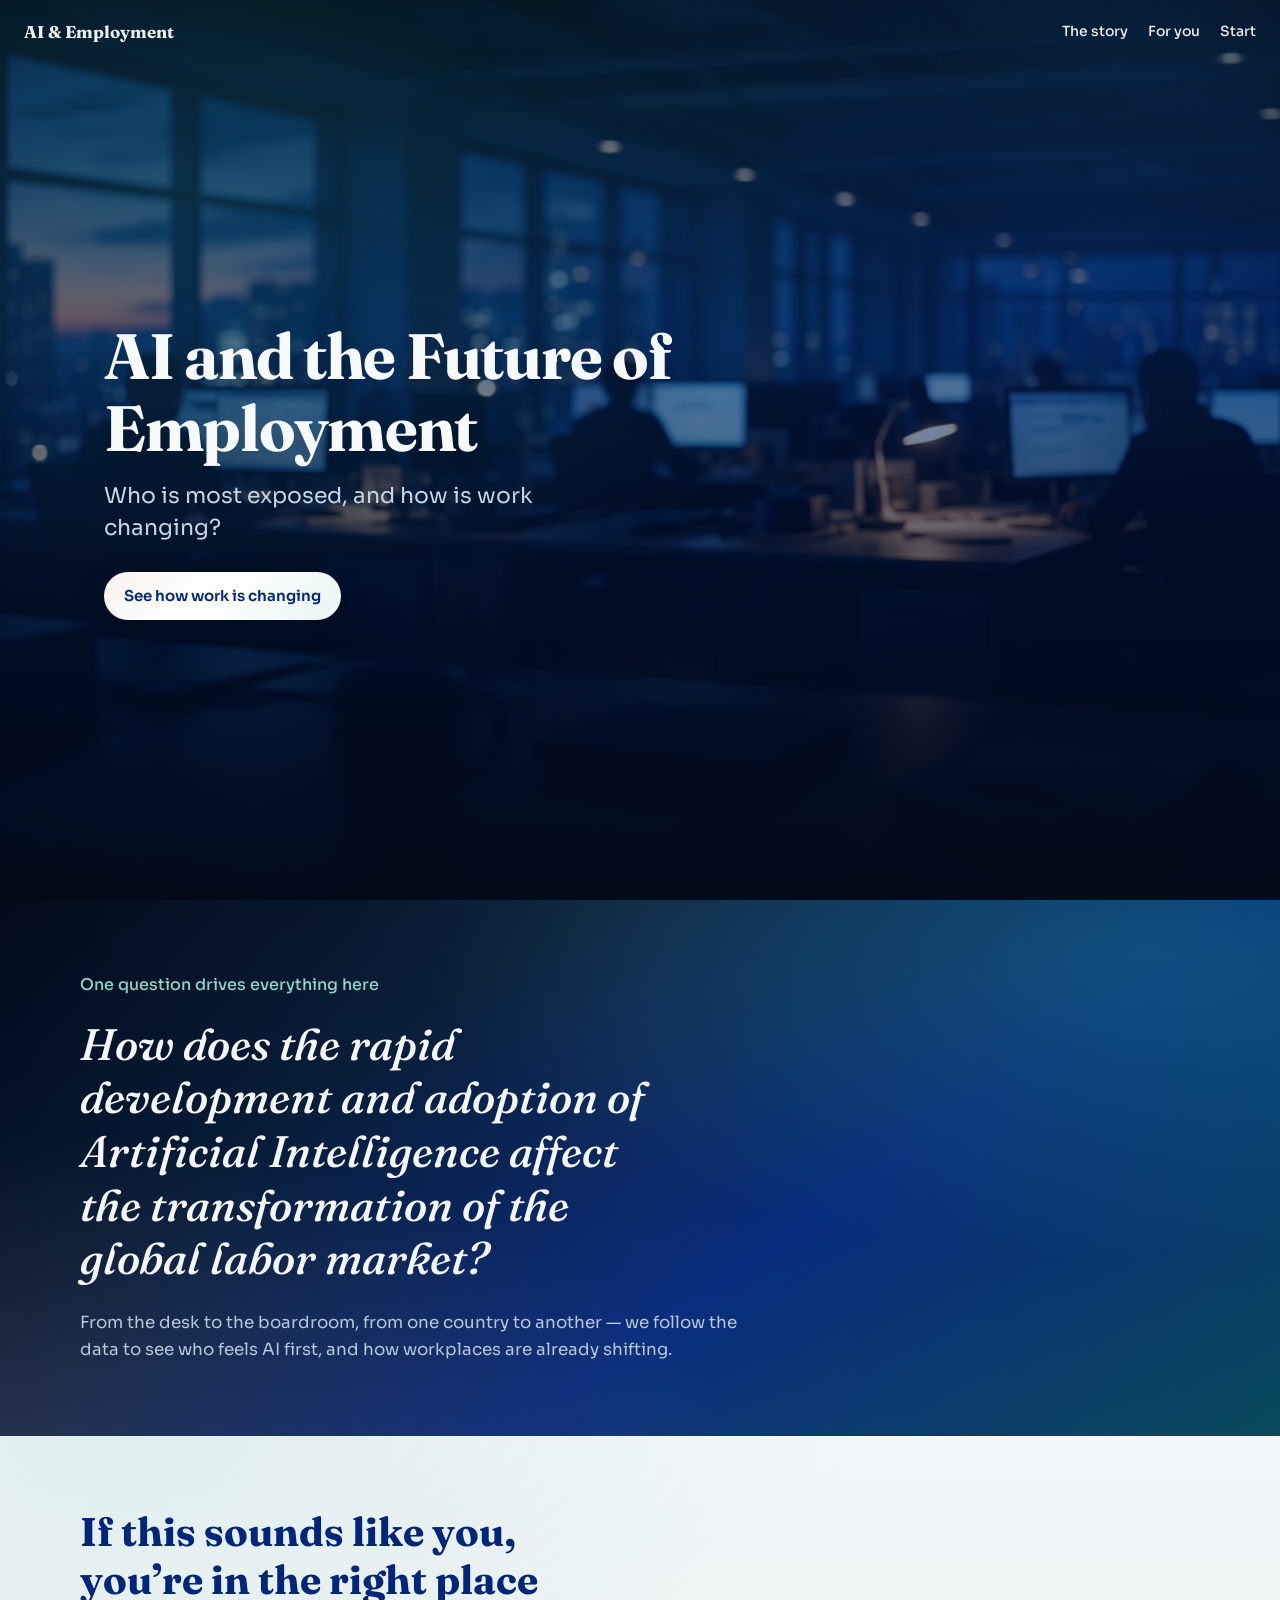
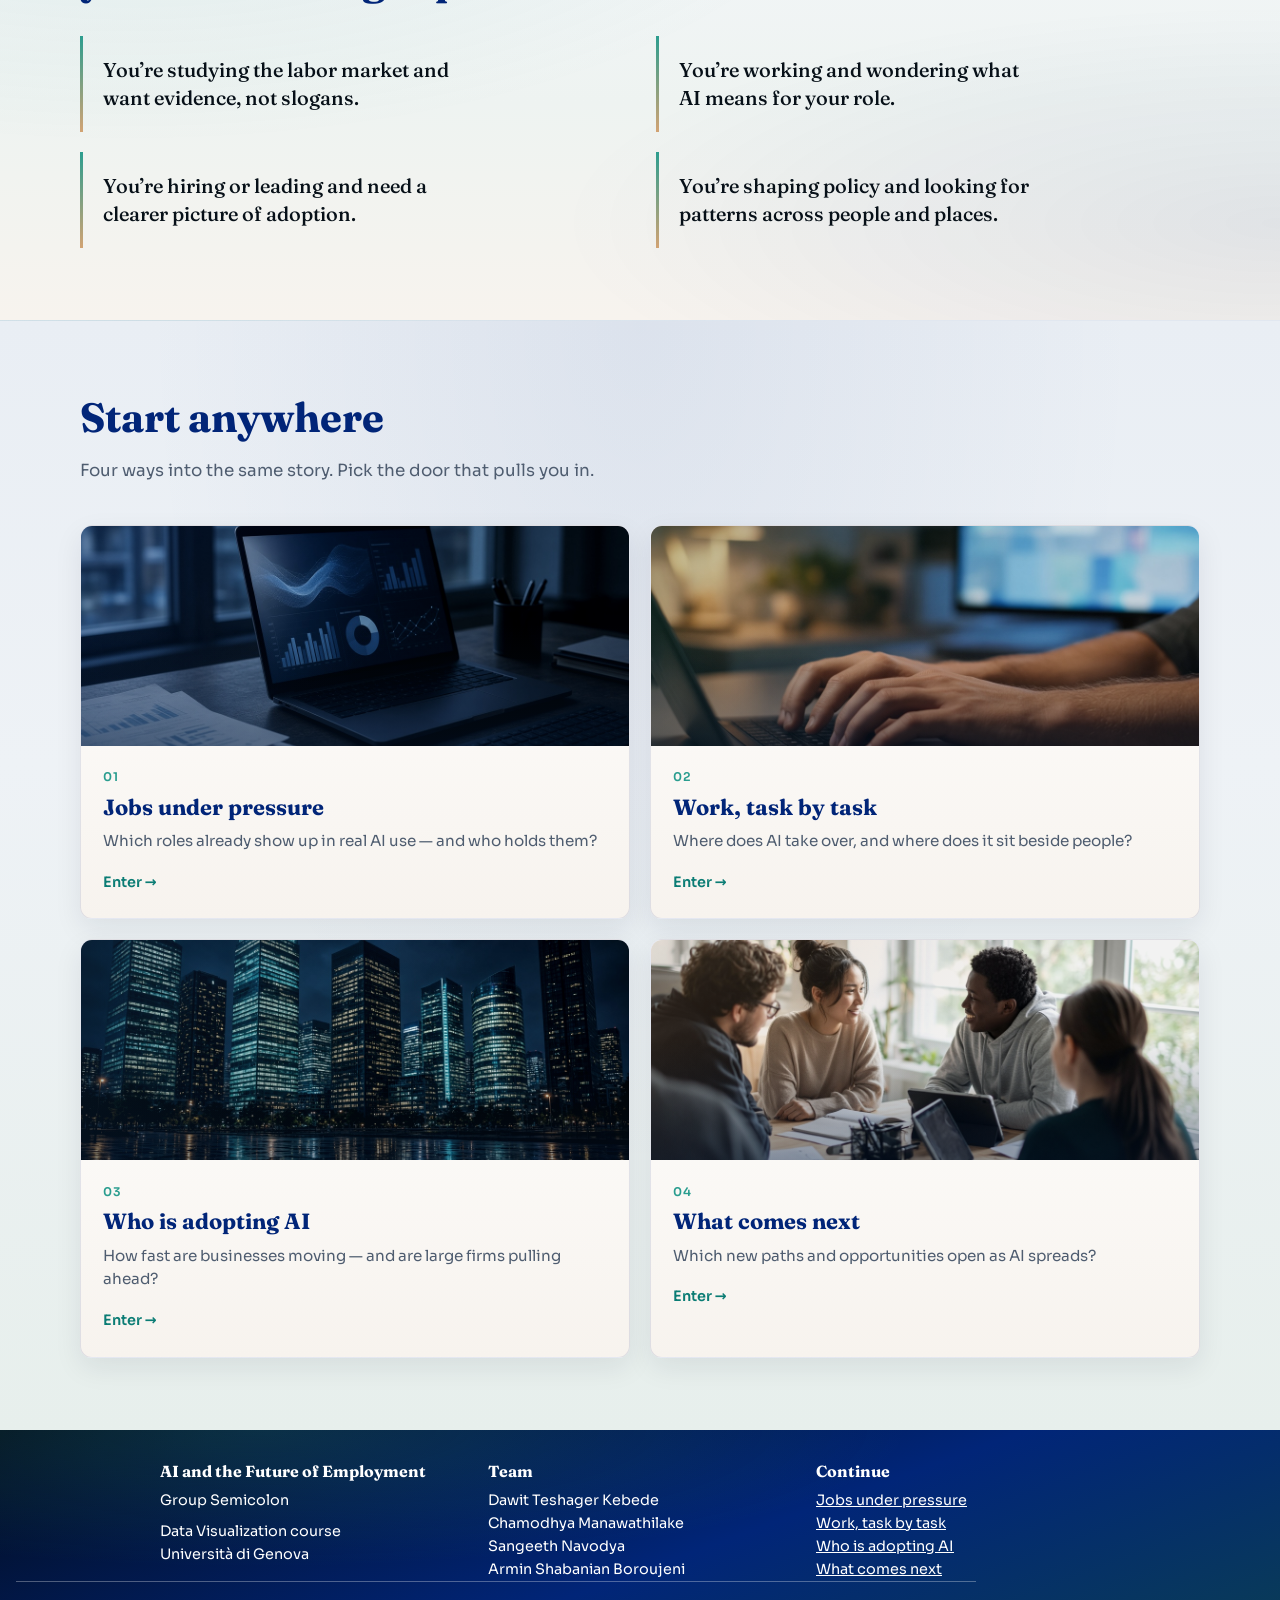
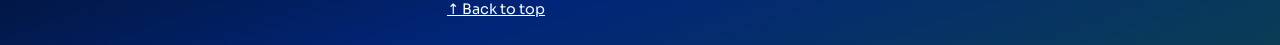
<file: index.html>
<!DOCTYPE html>
<html lang="en">
<head>
  <meta charset="UTF-8">
  <meta name="viewport" content="width=device-width, initial-scale=1.0">
  <title>AI and the Future of Employment</title>
  <link rel="preconnect" href="https://fonts.googleapis.com">
  <link rel="preconnect" href="https://fonts.gstatic.com" crossorigin>
  <link rel="stylesheet" href="https://fonts.googleapis.com/css2?family=Fraunces:opsz,wght@9..144,500;9..144,700&family=Sora:wght@400;500;600&display=swap">
  <link rel="stylesheet" href="css/style.css">
</head>
<body id="top" class="page-home">
  <a class="skip-link" href="#main">Skip to content</a>

  <header class="top-bar top-bar-home" id="top-bar">
    <a class="top-bar-brand" href="index.html">AI &amp; Employment</a>
    <nav class="top-bar-nav" aria-label="Primary">
      <a href="#story">The story</a>
      <a href="#for-you">For you</a>
      <a href="#explore">Start</a>
    </nav>
  </header>

  <main id="main">
    <section class="hero" aria-labelledby="hero-title">
      <div class="hero-media" aria-hidden="true">
        <img src="img/hero-employment.jpg" alt="" width="1600" height="900">
      </div>
      <div class="hero-copy">
        <h1 id="hero-title">AI and the Future of Employment</h1>
        <p class="hero-lead">Who is most exposed, and how is work changing?</p>
        <div class="hero-actions">
          <a class="btn btn-primary" href="#explore">See how work is changing</a>
        </div>
      </div>
    </section>

    <section id="story" class="band band-question">
      <div class="band-inner">
        <p class="story-kicker">One question drives everything here</p>
        <h2 class="story-quote">
          How does the rapid development and adoption of Artificial Intelligence
          affect the transformation of the global labor market?
        </h2>
        <p class="band-note">
          From the desk to the boardroom, from one country to another — we follow
          the data to see who feels AI first, and how workplaces are already shifting.
        </p>
      </div>
    </section>

    <section id="for-you" class="band band-audience">
      <div class="band-inner">
        <h2 class="invite-title">If this sounds like you, you’re in the right place</h2>
        <ul class="invite-grid">
          <li>
            <p class="invite-line">You’re studying the labor market and want evidence, not slogans.</p>
          </li>
          <li>
            <p class="invite-line">You’re working and wondering what AI means for your role.</p>
          </li>
          <li>
            <p class="invite-line">You’re hiring or leading and need a clearer picture of adoption.</p>
          </li>
          <li>
            <p class="invite-line">You’re shaping policy and looking for patterns across people and places.</p>
          </li>
        </ul>
      </div>
    </section>

    <section id="explore" class="band band-explore">
      <div class="band-inner">
        <h2>Start anywhere</h2>
        <p class="band-note">
          Four ways into the same story. Pick the door that pulls you in.
        </p>

        <div class="portal-grid">
          <a class="portal" href="pages/jobs.html">
            <div class="portal-media">
              <img src="img/portal-jobs.jpg" alt="" width="800" height="600">
            </div>
            <div class="portal-body">
              <span class="portal-index">01</span>
              <h3>Jobs under pressure</h3>
              <p>Which roles already show up in real AI use — and who holds them?</p>
              <span class="portal-cta">Enter</span>
            </div>
          </a>

          <a class="portal" href="pages/tasks.html">
            <div class="portal-media">
              <img src="img/portal-tasks.jpg" alt="" width="800" height="600">
            </div>
            <div class="portal-body">
              <span class="portal-index">02</span>
              <h3>Work, task by task</h3>
              <p>Where does AI take over, and where does it sit beside people?</p>
              <span class="portal-cta">Enter</span>
            </div>
          </a>

          <a class="portal" href="pages/adoption.html">
            <div class="portal-media">
              <img src="img/portal-adoption.jpg" alt="" width="800" height="600">
            </div>
            <div class="portal-body">
              <span class="portal-index">03</span>
              <h3>Who is adopting AI</h3>
              <p>How fast are businesses moving — and are large firms pulling ahead?</p>
              <span class="portal-cta">Enter</span>
            </div>
          </a>

          <a class="portal" href="pages/careers.html">
            <div class="portal-media">
              <img src="img/portal-careers.jpg" alt="" width="800" height="600">
            </div>
            <div class="portal-body">
              <span class="portal-index">04</span>
              <h3>What comes next</h3>
              <p>Which new paths and opportunities open as AI spreads?</p>
              <span class="portal-cta">Enter</span>
            </div>
          </a>
        </div>
      </div>
    </section>
  </main>

  <footer class="site-footer">
    <div class="footer-grid">
      <div>
        <h2>AI and the Future of Employment</h2>
        <p>Group Semicolon</p>
        <p>Data Visualization course<br>Università di Genova</p>
      </div>
      <div>
        <h2>Team</h2>
        <ul>
          <li>Dawit Teshager Kebede</li>
          <li>Chamodhya Manawathilake</li>
          <li>Sangeeth Navodya</li>
          <li>Armin Shabanian Boroujeni</li>
        </ul>
      </div>
      <div>
        <h2>Continue</h2>
        <ul>
          <li><a href="pages/jobs.html">Jobs under pressure</a></li>
          <li><a href="pages/tasks.html">Work, task by task</a></li>
          <li><a href="pages/adoption.html">Who is adopting AI</a></li>
          <li><a href="pages/careers.html">What comes next</a></li>
        </ul>
      </div>
    </div>
    <p class="footer-bottom"><a href="#top">↑ Back to top</a></p>
  </footer>

  <script>
    const topBar = document.getElementById("top-bar");
    const onScroll = () => {
      topBar.classList.toggle("is-scrolled", window.scrollY > 48);
    };
    onScroll();
    window.addEventListener("scroll", onScroll, { passive: true });
  </script>
</body>
</html>
</file>
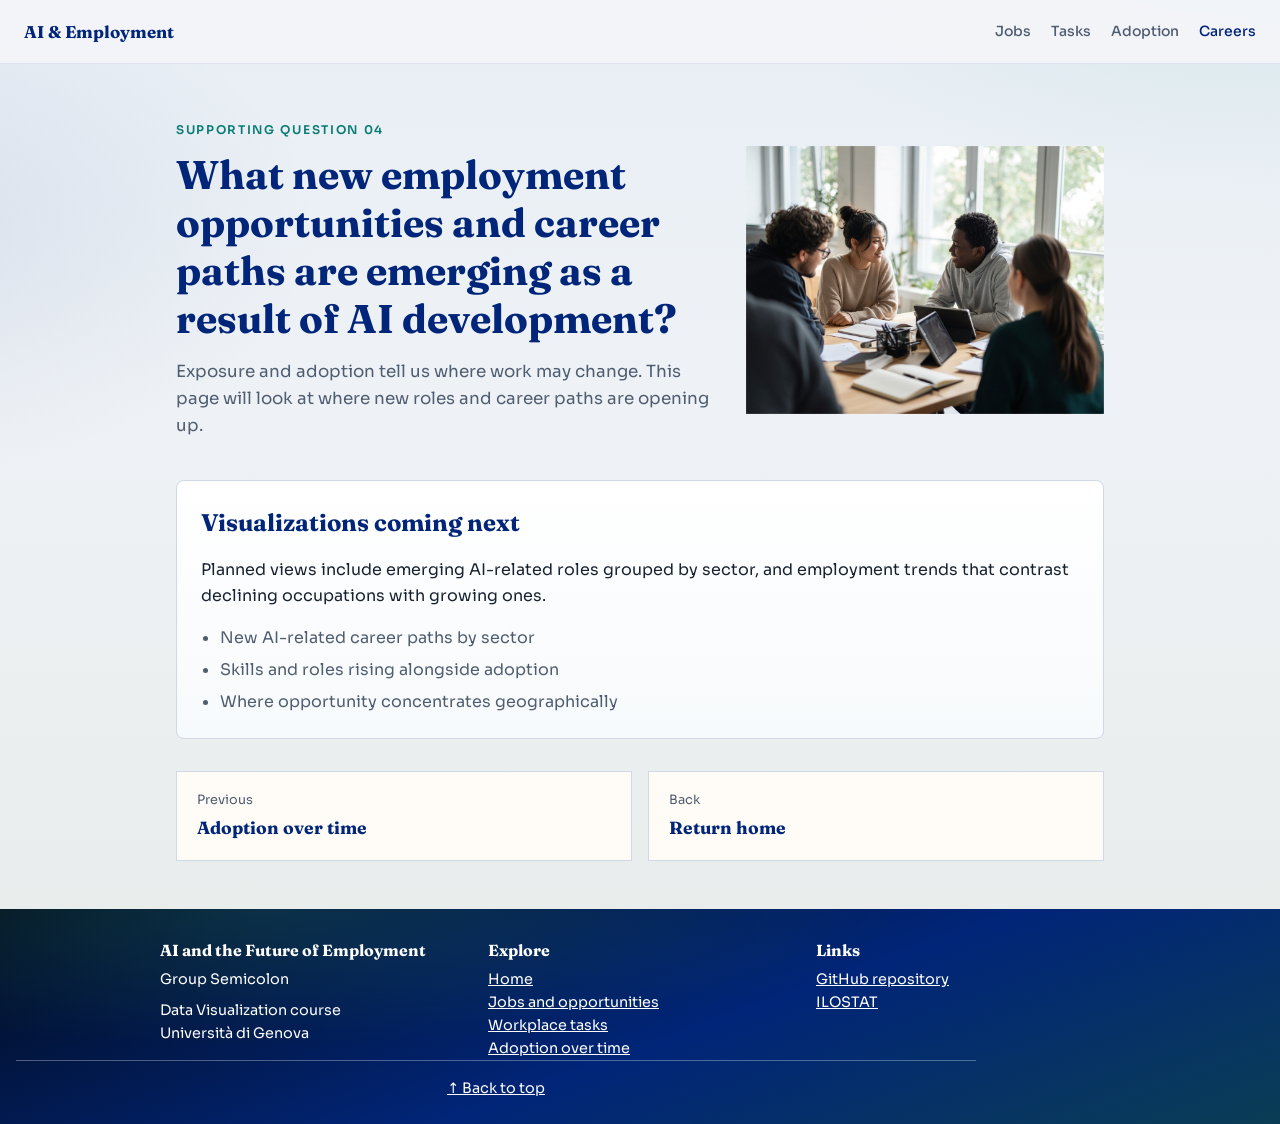
<file: pages/careers.html>
<!DOCTYPE html>
<html lang="en">
<head>
  <meta charset="UTF-8">
  <meta name="viewport" content="width=device-width, initial-scale=1.0">
  <title>Emerging careers · AI and the Future of Employment</title>
  <link rel="preconnect" href="https://fonts.googleapis.com">
  <link rel="preconnect" href="https://fonts.gstatic.com" crossorigin>
  <link rel="stylesheet" href="https://fonts.googleapis.com/css2?family=Fraunces:opsz,wght@9..144,500;9..144,700&family=Sora:wght@400;500;600&display=swap">
  <link rel="stylesheet" href="../css/style.css">
</head>
<body id="top" class="page-inner">
  <a class="skip-link" href="#main">Skip to content</a>

  <header class="top-bar">
    <a class="top-bar-brand" href="../index.html">AI &amp; Employment</a>
    <nav class="top-bar-nav" aria-label="Primary">
      <a href="jobs.html">Jobs</a>
      <a href="tasks.html">Tasks</a>
      <a href="adoption.html">Adoption</a>
      <a class="is-active" href="careers.html">Careers</a>
    </nav>
  </header>

  <main id="main">
    <header class="page-hero page-hero-split">
      <div>
        <p class="eyebrow">Supporting question 04</p>
        <h1>What new employment opportunities and career paths are emerging as a result of AI development?</h1>
        <p class="page-hero-lead">
          Exposure and adoption tell us where work may change. This page will look at where
          new roles and career paths are opening up.
        </p>
      </div>
      <figure class="page-hero-figure">
        <img src="../img/portal-careers.jpg" alt="People collaborating around a workshop table" width="800" height="600">
      </figure>
    </header>

    <section class="content-panel upcoming">
      <h2>Visualizations coming next</h2>
      <p>
        Planned views include emerging AI-related roles grouped by sector, and employment
        trends that contrast declining occupations with growing ones.
      </p>
      <ul class="upcoming-list">
        <li>New AI-related career paths by sector</li>
        <li>Skills and roles rising alongside adoption</li>
        <li>Where opportunity concentrates geographically</li>
      </ul>
    </section>

    <nav class="page-turn" aria-label="Continue exploring">
      <a class="page-turn-prev" href="adoption.html">
        <span>Previous</span>
        <strong>Adoption over time</strong>
      </a>
      <a href="../index.html">
        <span>Back</span>
        <strong>Return home</strong>
      </a>
    </nav>
  </main>

  <footer class="site-footer">
    <div class="footer-grid">
      <div>
        <h2>AI and the Future of Employment</h2>
        <p>Group Semicolon</p>
        <p>Data Visualization course<br>Università di Genova</p>
      </div>
      <div>
        <h2>Explore</h2>
        <ul>
          <li><a href="../index.html">Home</a></li>
          <li><a href="jobs.html">Jobs and opportunities</a></li>
          <li><a href="tasks.html">Workplace tasks</a></li>
          <li><a href="adoption.html">Adoption over time</a></li>
        </ul>
      </div>
      <div>
        <h2>Links</h2>
        <ul>
          <li><a href="https://github.com/DavG20/DV-website">GitHub repository</a></li>
          <li><a href="https://ilostat.ilo.org/data/">ILOSTAT</a></li>
        </ul>
      </div>
    </div>
    <p class="footer-bottom"><a href="#top">↑ Back to top</a></p>
  </footer>
</body>
</html>
</file>
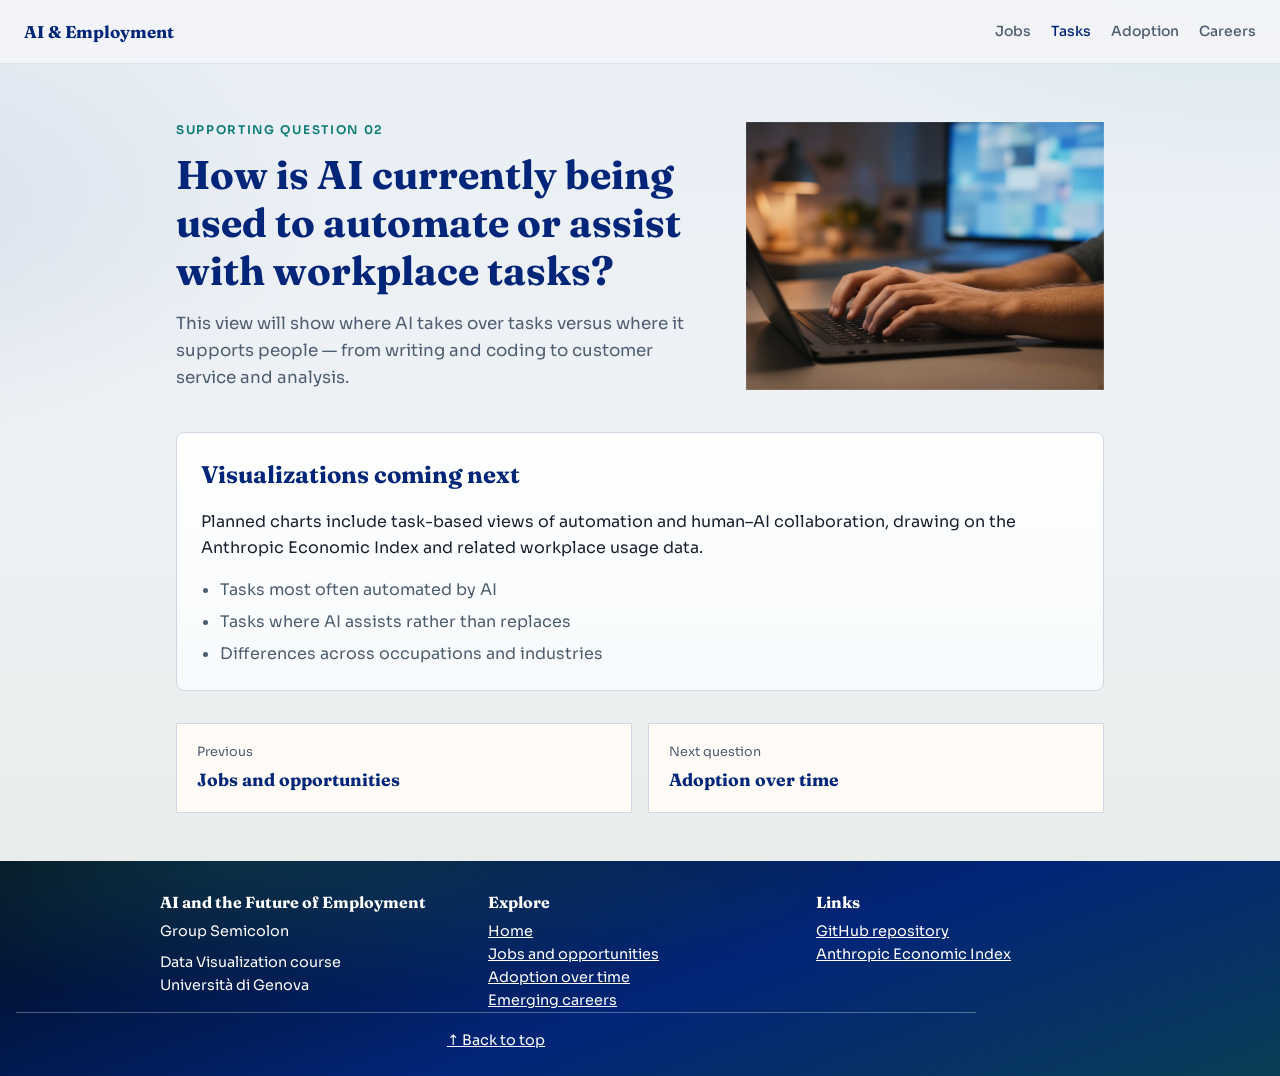
<file: pages/tasks.html>
<!DOCTYPE html>
<html lang="en">
<head>
  <meta charset="UTF-8">
  <meta name="viewport" content="width=device-width, initial-scale=1.0">
  <title>Workplace tasks · AI and the Future of Employment</title>
  <link rel="preconnect" href="https://fonts.googleapis.com">
  <link rel="preconnect" href="https://fonts.gstatic.com" crossorigin>
  <link rel="stylesheet" href="https://fonts.googleapis.com/css2?family=Fraunces:opsz,wght@9..144,500;9..144,700&family=Sora:wght@400;500;600&display=swap">
  <link rel="stylesheet" href="../css/style.css">
</head>
<body id="top" class="page-inner">
  <a class="skip-link" href="#main">Skip to content</a>

  <header class="top-bar">
    <a class="top-bar-brand" href="../index.html">AI &amp; Employment</a>
    <nav class="top-bar-nav" aria-label="Primary">
      <a href="jobs.html">Jobs</a>
      <a class="is-active" href="tasks.html">Tasks</a>
      <a href="adoption.html">Adoption</a>
      <a href="careers.html">Careers</a>
    </nav>
  </header>

  <main id="main">
    <header class="page-hero page-hero-split">
      <div>
        <p class="eyebrow">Supporting question 02</p>
        <h1>How is AI currently being used to automate or assist with workplace tasks?</h1>
        <p class="page-hero-lead">
          This view will show where AI takes over tasks versus where it supports people —
          from writing and coding to customer service and analysis.
        </p>
      </div>
      <figure class="page-hero-figure">
        <img src="../img/portal-tasks.jpg" alt="Hands typing at a desk with a laptop and second screen" width="800" height="600">
      </figure>
    </header>

    <section class="content-panel upcoming">
      <h2>Visualizations coming next</h2>
      <p>
        Planned charts include task-based views of automation and human–AI collaboration,
        drawing on the Anthropic Economic Index and related workplace usage data.
      </p>
      <ul class="upcoming-list">
        <li>Tasks most often automated by AI</li>
        <li>Tasks where AI assists rather than replaces</li>
        <li>Differences across occupations and industries</li>
      </ul>
    </section>

    <nav class="page-turn" aria-label="Continue exploring">
      <a class="page-turn-prev" href="jobs.html">
        <span>Previous</span>
        <strong>Jobs and opportunities</strong>
      </a>
      <a href="adoption.html">
        <span>Next question</span>
        <strong>Adoption over time</strong>
      </a>
    </nav>
  </main>

  <footer class="site-footer">
    <div class="footer-grid">
      <div>
        <h2>AI and the Future of Employment</h2>
        <p>Group Semicolon</p>
        <p>Data Visualization course<br>Università di Genova</p>
      </div>
      <div>
        <h2>Explore</h2>
        <ul>
          <li><a href="../index.html">Home</a></li>
          <li><a href="jobs.html">Jobs and opportunities</a></li>
          <li><a href="adoption.html">Adoption over time</a></li>
          <li><a href="careers.html">Emerging careers</a></li>
        </ul>
      </div>
      <div>
        <h2>Links</h2>
        <ul>
          <li><a href="https://github.com/DavG20/DV-website">GitHub repository</a></li>
          <li><a href="https://huggingface.co/datasets/Anthropic/EconomicIndex">Anthropic Economic Index</a></li>
        </ul>
      </div>
    </div>
    <p class="footer-bottom"><a href="#top">↑ Back to top</a></p>
  </footer>
</body>
</html>
</file>
<file: css/style.css>
:root {
  --unige-blue: #012578;
  --ink: #071018;
  --text: #182230;
  --text-secondary: #4f5d70;
  --surface: #fffcf8;
  --page: #eef2f6;
  --border: #cfd8e4;
  --grid: #e7e7e7;
  --axis: #c2c2c2;
  --sand: #e8edf5;
  --accent: #0a7c74;
  --accent-soft: #d4f0ec;
  --accent-warm: #d4a373;
  --night: #020b1a;
  --indigo-deep: #041833;
  --steel: #1a4f7a;
  --seafoam: #2a9d8f;
  --mist: #dbe7f0;
  --cream: #f7f3ee;

  /* Ordinal blue ramp: AI exposure levels and enterprise sizes */
  --blue-100: #cce3fd;
  --blue-200: #9dc8f7;
  --blue-250: #84b9f3;
  --blue-300: #6aabf1;
  --blue-400: #338ced;
  --blue-450: #257de0;
  --blue-500: #2370cd;
  --blue-600: #1757ac;
  --blue-700: #0e3d7e;
  --not-exposed: #d6d6d6;
  --missing: #f0f0f0;

  --font-display: "Fraunces", Georgia, serif;
  --font-body: "Sora", system-ui, sans-serif;
  --ease: cubic-bezier(0.22, 1, 0.36, 1);
  --grade-hero: contrast(1.08) saturate(0.92) brightness(0.88);
  --grade-portal: contrast(1.05) saturate(0.85) brightness(0.95);
}

/* ---------- Base ---------- */

*,
*::before,
*::after {
  box-sizing: border-box;
}

html {
  scroll-behavior: smooth;
}

body {
  margin: 0;
  font-family: var(--font-body);
  color: var(--text);
  background:
    radial-gradient(ellipse 80% 50% at 100% -10%, rgba(42, 157, 143, 0.12), transparent 55%),
    radial-gradient(ellipse 70% 45% at -10% 20%, rgba(1, 37, 120, 0.08), transparent 50%),
    linear-gradient(180deg, #e8eef5 0%, var(--page) 35%, #e6ebe8 100%);
  line-height: 1.6;
}

.page-home {
  background:
    radial-gradient(ellipse 90% 40% at 80% 0%, rgba(42, 157, 143, 0.14), transparent 50%),
    linear-gradient(180deg, #061022 0%, #061022 100vh, #e8eef5 100vh, #eef2f6 55%, #e9efe9 100%);
}

h1, h2, h3, h4 {
  font-family: var(--font-display);
  line-height: 1.2;
  font-weight: 700;
  color: var(--ink);
}

img {
  max-width: 100%;
  display: block;
}

a {
  color: var(--unige-blue);
}

.skip-link {
  position: absolute;
  left: 1rem;
  top: -3rem;
  z-index: 100;
  background: #fff;
  color: var(--ink);
  padding: 0.5rem 0.75rem;
  border-radius: 4px;
}

.skip-link:focus {
  top: 1rem;
}

.eyebrow {
  margin: 0 0 0.75rem;
  font-size: 0.75rem;
  font-weight: 600;
  letter-spacing: 0.14em;
  text-transform: uppercase;
  color: var(--accent);
}

/* ---------- Top bar ---------- */

.top-bar {
  position: sticky;
  top: 0;
  z-index: 40;
  display: flex;
  align-items: center;
  justify-content: space-between;
  gap: 1rem;
  min-height: 64px;
  padding: 0.85rem 1.5rem;
  background: rgba(243, 245, 249, 0.92);
  backdrop-filter: blur(10px);
  border-bottom: 1px solid rgba(1, 37, 120, 0.08);
}

.top-bar-brand {
  font-family: var(--font-display);
  font-weight: 700;
  font-size: 1.0625rem;
  color: var(--unige-blue);
  text-decoration: none;
}

.top-bar-nav {
  display: flex;
  flex-wrap: wrap;
  gap: 0.35rem 1.25rem;
}

.top-bar-nav a {
  color: var(--text-secondary);
  text-decoration: none;
  font-size: 0.875rem;
  font-weight: 500;
}

.top-bar-nav a:hover,
.top-bar-nav a.is-active {
  color: var(--unige-blue);
}

/* Home: overlay nav on hero, then solid bar after scroll */
.page-home .top-bar-home {
  position: absolute;
  left: 0;
  right: 0;
  background: transparent;
  border-bottom-color: transparent;
  backdrop-filter: none;
  transition: background 0.25s ease, border-color 0.25s ease, box-shadow 0.25s ease;
}

.page-home .top-bar-home .top-bar-brand,
.page-home .top-bar-home .top-bar-nav a {
  color: rgba(255, 255, 255, 0.92);
}

.page-home .top-bar-home .top-bar-nav a:hover {
  color: #fff;
}

.page-home .top-bar-home.is-scrolled {
  position: fixed;
  background: rgba(243, 245, 249, 0.94);
  border-bottom-color: rgba(1, 37, 120, 0.08);
  backdrop-filter: blur(10px);
  box-shadow: 0 8px 24px rgba(1, 37, 120, 0.06);
}

.page-home .top-bar-home.is-scrolled .top-bar-brand {
  color: var(--unige-blue);
}

.page-home .top-bar-home.is-scrolled .top-bar-nav a {
  color: var(--text-secondary);
}

.page-home .top-bar-home.is-scrolled .top-bar-nav a:hover {
  color: var(--unige-blue);
}

/* ---------- Home hero ---------- */

.hero {
  position: relative;
  min-height: 100vh;
  min-height: 100dvh;
  display: grid;
  align-items: center;
  color: #fff;
  overflow: hidden;
}

.hero-media {
  position: absolute;
  inset: 0;
}

.hero-media img {
  width: 100%;
  height: 100%;
  object-fit: cover;
  transform: scale(1.04);
  filter: var(--grade-hero);
  animation: hero-zoom 18s var(--ease) forwards;
}

.hero-media::before {
  content: "";
  position: absolute;
  inset: 0;
  z-index: 1;
  background:
    linear-gradient(115deg, rgba(2, 11, 26, 0.55) 0%, transparent 48%),
    radial-gradient(ellipse at 78% 72%, rgba(212, 163, 115, 0.18), transparent 42%);
  mix-blend-mode: soft-light;
  pointer-events: none;
}

.hero-media::after {
  content: "";
  position: absolute;
  inset: 0;
  z-index: 2;
  background:
    linear-gradient(180deg, rgba(4, 24, 51, 0.45) 0%, rgba(1, 37, 120, 0.35) 38%, rgba(2, 11, 26, 0.94) 100%),
    radial-gradient(ellipse at 16% 22%, rgba(42, 157, 143, 0.35), transparent 48%),
    radial-gradient(ellipse at 88% 8%, rgba(26, 79, 122, 0.45), transparent 40%);
  pointer-events: none;
}

.hero-copy {
  position: relative;
  z-index: 3;
  width: min(1120px, 100%);
  margin: 0 auto;
  padding: 7rem 1.5rem 4.5rem;
  animation: rise-in 0.9s var(--ease) both;
}

.hero-copy h1 {
  margin: 0 0 1rem;
  color: #f7fafc;
  font-size: clamp(2.375rem, 5.5vw, 4rem);
  line-height: 1.12;
  letter-spacing: -0.02em;
  max-width: 14ch;
  text-shadow: 0 12px 40px rgba(2, 11, 26, 0.35);
}

.hero-lead {
  margin: 0 0 1.75rem;
  font-size: clamp(1.125rem, 2vw, 1.375rem);
  line-height: 1.45;
  max-width: 28ch;
  color: #c5d6e4;
}

.hero-actions {
  display: flex;
  flex-wrap: wrap;
  gap: 0.75rem;
}

.btn {
  display: inline-flex;
  align-items: center;
  justify-content: center;
  min-height: 48px;
  padding: 0.75rem 1.25rem;
  border-radius: 999px;
  font-weight: 600;
  font-size: 0.9375rem;
  text-decoration: none;
  transition: transform 0.25s var(--ease), background 0.25s ease, color 0.25s ease;
}

.btn:hover {
  transform: translateY(-2px);
}

.btn-primary {
  background: linear-gradient(135deg, #f8f4ef 0%, #ffffff 45%, #e8f6f3 100%);
  color: var(--unige-blue);
  box-shadow: 0 10px 28px rgba(2, 11, 26, 0.28);
}

.btn-primary:hover {
  background: linear-gradient(135deg, #fff 0%, #eef8f5 100%);
}

.btn-ghost {
  background: transparent;
  color: #fff;
  border: 1px solid rgba(255, 255, 255, 0.55);
}

.btn-ghost:hover {
  background: rgba(255, 255, 255, 0.1);
}

/* ---------- Home bands ---------- */

.band {
  padding: 4.5rem 1.5rem;
}

.band-inner {
  width: min(1120px, 100%);
  margin: 0 auto;
}

.band-note {
  margin: 1rem 0 0;
  max-width: 42rem;
  color: var(--text-secondary);
  font-size: 1.05rem;
  line-height: 1.6;
}

.band-question {
  position: relative;
  overflow: hidden;
  background:
    radial-gradient(ellipse at 90% 10%, rgba(42, 157, 143, 0.35), transparent 45%),
    radial-gradient(ellipse at 0% 100%, rgba(212, 163, 115, 0.16), transparent 40%),
    linear-gradient(145deg, #020b1a 0%, #041833 28%, #012578 62%, #0a4a5c 100%);
  color: #fff;
}

.band-question::before {
  content: "";
  position: absolute;
  inset: 0;
  background:
    linear-gradient(90deg, transparent 0%, rgba(255, 255, 255, 0.04) 50%, transparent 100%);
  pointer-events: none;
}

.band-question .band-inner {
  position: relative;
  z-index: 1;
}

.story-kicker {
  margin: 0 0 1.25rem;
  font-size: 1rem;
  font-weight: 500;
  color: #8fd4c8;
  max-width: 28ch;
}

.story-quote {
  margin: 0;
  color: #f4f8fb;
  font-size: clamp(1.85rem, 3.8vw, 2.75rem);
  line-height: 1.22;
  max-width: 20ch;
  font-weight: 500;
  font-style: italic;
}

.band-question .band-note {
  color: #b7c9d8;
  margin-top: 1.5rem;
}

.band-audience {
  position: relative;
  background:
    radial-gradient(ellipse at 10% 0%, rgba(42, 157, 143, 0.1), transparent 45%),
    radial-gradient(ellipse at 100% 80%, rgba(1, 37, 120, 0.08), transparent 40%),
    linear-gradient(180deg, #f4f7fb 0%, #eef3f1 55%, #f7f3ee 100%);
  border-bottom: 1px solid rgba(1, 37, 120, 0.08);
}

.invite-title {
  margin: 0 0 2rem;
  font-size: clamp(1.75rem, 3.2vw, 2.5rem);
  color: var(--unige-blue);
  max-width: 18ch;
}

.invite-grid {
  list-style: none;
  margin: 0;
  padding: 0;
  display: grid;
  grid-template-columns: repeat(2, minmax(0, 1fr));
  gap: 1.25rem 2rem;
}

.invite-grid li {
  position: relative;
  padding: 1.25rem 0 1.25rem 1.25rem;
  border-left: 3px solid transparent;
  border-image: linear-gradient(180deg, var(--seafoam), var(--accent-warm)) 1;
}

.invite-line {
  margin: 0;
  font-family: var(--font-display);
  font-size: clamp(1.05rem, 1.6vw, 1.25rem);
  line-height: 1.4;
  font-weight: 500;
  color: var(--ink);
  max-width: 28ch;
}

.band-explore {
  position: relative;
  background:
    radial-gradient(ellipse at 50% 0%, rgba(1, 37, 120, 0.06), transparent 55%),
    linear-gradient(180deg, #e9eef4 0%, #eef2f6 40%, #e7efec 100%);
}

.band-explore h2 {
  margin: 0;
  font-size: clamp(1.9rem, 3.2vw, 2.6rem);
  color: var(--unige-blue);
}

.portal-grid {
  margin-top: 2.5rem;
  display: grid;
  grid-template-columns: repeat(2, minmax(0, 1fr));
  gap: 1.25rem;
}

.portal {
  position: relative;
  display: grid;
  grid-template-rows: 220px auto;
  text-decoration: none;
  color: inherit;
  background: linear-gradient(180deg, #ffffff 0%, var(--cream) 100%);
  overflow: hidden;
  border-radius: 12px;
  border: 1px solid rgba(1, 37, 120, 0.1);
  box-shadow: 0 10px 28px rgba(4, 24, 51, 0.08);
  transition: transform 0.35s var(--ease), box-shadow 0.35s var(--ease);
  animation: rise-in 0.8s var(--ease) both;
}

.portal:nth-child(1) { animation-delay: 0.05s; }
.portal:nth-child(2) { animation-delay: 0.12s; }
.portal:nth-child(3) { animation-delay: 0.19s; }
.portal:nth-child(4) { animation-delay: 0.26s; }

.portal:hover {
  transform: translateY(-6px);
  box-shadow: 0 20px 44px rgba(4, 24, 51, 0.16);
}

.portal-media {
  position: relative;
  overflow: hidden;
  min-height: 220px;
}

.portal-media::after {
  content: "";
  position: absolute;
  inset: 0;
  background: linear-gradient(180deg, transparent 40%, rgba(4, 24, 51, 0.35) 100%);
  pointer-events: none;
}

.portal:nth-child(1) .portal-media::after {
  background:
    linear-gradient(180deg, transparent 45%, rgba(4, 24, 51, 0.4) 100%),
    linear-gradient(135deg, rgba(1, 37, 120, 0.2), transparent 55%);
}

.portal:nth-child(2) .portal-media::after {
  background:
    linear-gradient(180deg, transparent 45%, rgba(4, 24, 51, 0.4) 100%),
    linear-gradient(135deg, rgba(42, 157, 143, 0.22), transparent 55%);
}

.portal:nth-child(3) .portal-media::after {
  background:
    linear-gradient(180deg, transparent 45%, rgba(4, 24, 51, 0.4) 100%),
    linear-gradient(135deg, rgba(26, 79, 122, 0.28), transparent 55%);
}

.portal:nth-child(4) .portal-media::after {
  background:
    linear-gradient(180deg, transparent 45%, rgba(4, 24, 51, 0.4) 100%),
    linear-gradient(135deg, rgba(212, 163, 115, 0.22), transparent 55%);
}

.portal img {
  width: 100%;
  height: 100%;
  object-fit: cover;
  filter: var(--grade-portal);
  transition: transform 0.7s var(--ease), filter 0.4s ease;
}

.portal:hover img {
  transform: scale(1.05);
  filter: contrast(1.08) saturate(0.95) brightness(1);
}

.portal-body {
  padding: 1.35rem 1.35rem 1.5rem;
}

.portal-index {
  display: block;
  font-size: 0.75rem;
  letter-spacing: 0.12em;
  color: var(--seafoam);
  font-weight: 600;
  margin-bottom: 0.45rem;
}

.portal h3 {
  margin: 0 0 0.5rem;
  font-size: 1.375rem;
  line-height: 1.25;
  color: var(--unige-blue);
}

.portal p {
  margin: 0 0 1rem;
  color: var(--text-secondary);
  font-size: 0.95rem;
  line-height: 1.55;
}

.portal-cta {
  font-weight: 600;
  font-size: 0.9rem;
  color: var(--accent);
}

.portal-cta::after {
  content: " →";
}

/* ---------- Inner pages ---------- */

.page-inner main {
  max-width: 960px;
  margin: 0 auto;
  padding: 1.5rem 1rem 3rem;
}

.page-hero {
  padding: 2rem 0 1.5rem;
  animation: rise-in 0.7s var(--ease) both;
}

.page-hero h1 {
  margin: 0 0 1rem;
  font-size: clamp(1.7rem, 3.4vw, 2.5rem);
  color: var(--unige-blue);
  max-width: 22ch;
}

.page-hero-lead {
  margin: 0;
  max-width: 44rem;
  color: var(--text-secondary);
  font-size: 1.05rem;
}

.page-hero-split {
  display: grid;
  grid-template-columns: 1.2fr 0.8fr;
  gap: 2rem;
  align-items: center;
}

.page-hero-figure {
  margin: 0;
  overflow: hidden;
}

.page-hero-figure img {
  width: 100%;
  height: 100%;
  min-height: 220px;
  object-fit: cover;
  animation: rise-in 0.9s var(--ease) 0.1s both;
}

.content-panel {
  background: var(--surface);
  border: 1px solid var(--border);
  border-radius: 8px;
  padding: 0.5rem 1.5rem 1.5rem;
  margin: 1rem 0 2rem;
}

.content-panel h2 {
  color: var(--unige-blue);
}

.upcoming {
  background:
    linear-gradient(180deg, #fff 0%, #f7fafc 100%);
}

.upcoming-list {
  margin: 1rem 0 0;
  padding-left: 1.2rem;
  color: var(--text-secondary);
}

.upcoming-list li + li {
  margin-top: 0.4rem;
}

.page-turn {
  display: grid;
  grid-template-columns: repeat(auto-fit, minmax(220px, 1fr));
  gap: 1rem;
}

.page-turn a {
  display: block;
  padding: 1.1rem 1.25rem;
  text-decoration: none;
  background: var(--surface);
  border: 1px solid var(--border);
  transition: border-color 0.2s ease, transform 0.25s var(--ease);
}

.page-turn a:hover {
  border-color: var(--unige-blue);
  transform: translateY(-2px);
}

.page-turn span {
  display: block;
  font-size: 0.8rem;
  color: var(--text-secondary);
  margin-bottom: 0.25rem;
}

.page-turn strong {
  color: var(--unige-blue);
  font-family: var(--font-display);
  font-size: 1.1rem;
}

.page-turn-prev {
  text-align: left;
}

/* ---------- Footer ---------- */

.site-footer {
  background:
    radial-gradient(ellipse at 20% 0%, rgba(42, 157, 143, 0.22), transparent 45%),
    linear-gradient(160deg, #020b1a 0%, #012578 55%, #0a3d55 100%);
  color: #fff;
  font-size: 0.9rem;
  padding: 2rem 1rem 1rem;
  margin-top: 0;
}

.page-home .site-footer {
  margin-top: 0;
}

.site-footer a {
  color: #fff;
}

.site-footer h2 {
  color: #fff;
  font-size: 1rem;
  margin: 0 0 0.5rem;
}

.site-footer p {
  margin: 0 0 0.5rem;
}

.site-footer ul {
  list-style: none;
  margin: 0;
  padding: 0;
}

.footer-grid {
  display: grid;
  grid-template-columns: repeat(auto-fit, minmax(220px, 1fr));
  gap: 1.5rem;
  max-width: 960px;
  margin: 0 auto;
}

.footer-bottom {
  max-width: 960px;
  margin: 1.5rem auto 0;
  padding-top: 1rem;
  border-top: 1px solid rgba(255, 255, 255, 0.3);
  text-align: center;
}

/* ---------- Charts ---------- */

.chart {
  width: 100%;
  overflow-x: auto;
}

.chart svg {
  display: block;
  width: 100%;
  height: auto;
  min-width: 700px;
  font-family: var(--font-body);
}

#chart-heatmap svg,
#chart-waffle svg {
  min-width: 480px;
}

.source {
  color: var(--text-secondary);
  font-size: 0.85rem;
}

.axis text,
.axis-label {
  fill: var(--text-secondary);
  font-size: 12px;
}

.axis path,
.axis line {
  stroke: var(--axis);
}

.grid line {
  stroke: var(--grid);
}

.grid path {
  stroke: none;
}

.bar {
  fill: var(--blue-500);
}

.mark:hover,
.mark.active {
  stroke: var(--text);
  stroke-width: 1.5;
}

.exp-0 { fill: var(--not-exposed); background: var(--not-exposed); }
.exp-1 { fill: var(--blue-250); background: var(--blue-250); }
.exp-2 { fill: var(--blue-400); background: var(--blue-400); }
.exp-3 { fill: var(--blue-500); background: var(--blue-500); }
.exp-4 { fill: var(--blue-600); background: var(--blue-600); }
.exp-5 { fill: var(--blue-700); background: var(--blue-700); }

.size-0 { fill: var(--blue-250); background: var(--blue-250); }
.size-1 { fill: var(--blue-500); background: var(--blue-500); }
.size-2 { fill: var(--blue-700); background: var(--blue-700); }

.heat-0 { fill: var(--blue-100); background: var(--blue-100); }
.heat-1 { fill: var(--blue-200); background: var(--blue-200); }
.heat-2 { fill: var(--blue-300); background: var(--blue-300); }
.heat-3 { fill: var(--blue-400); background: var(--blue-400); }
.heat-4 { fill: var(--blue-500); background: var(--blue-500); }
.heat-5 { fill: var(--blue-600); background: var(--blue-600); }
.heat-6 { fill: var(--blue-700); background: var(--blue-700); }
.heat-missing { fill: var(--missing); background: var(--missing); }

.waffle-title {
  fill: var(--text);
  font-family: var(--font-display);
  font-size: 15px;
}

.legend {
  display: flex;
  flex-wrap: wrap;
  gap: 0.4rem 1rem;
  list-style: none;
  margin: 0.5rem 0;
  padding: 0;
  font-size: 0.85rem;
  color: var(--text-secondary);
}

.legend li {
  display: flex;
  align-items: center;
  gap: 0.35rem;
}

.swatch {
  display: inline-block;
  width: 12px;
  height: 12px;
  border-radius: 2px;
}

.tooltip {
  position: fixed;
  pointer-events: none;
  background: var(--surface);
  border: 1px solid var(--border);
  border-radius: 6px;
  box-shadow: 0 4px 12px rgba(0, 0, 0, 0.12);
  padding: 0.4rem 0.6rem;
  font-size: 0.85rem;
  max-width: 260px;
  opacity: 0;
  transition: opacity 0.1s;
  z-index: 50;
}

.tooltip.visible {
  opacity: 1;
}

.tooltip strong {
  display: block;
}

.chart-block {
  margin-top: 2.5rem;
}

.answer {
  border-left: 4px solid var(--unige-blue);
  padding: 0.25rem 0 0.25rem 1rem;
}

.swipe-hint {
  display: none;
  color: var(--text-secondary);
  font-size: 0.85rem;
}

/* ---------- Motion ---------- */

@keyframes rise-in {
  from {
    opacity: 0;
    transform: translateY(18px);
  }
  to {
    opacity: 1;
    transform: translateY(0);
  }
}

@keyframes hero-zoom {
  from { transform: scale(1.04); }
  to { transform: scale(1); }
}

@media (prefers-reduced-motion: reduce) {
  html { scroll-behavior: auto; }
  .hero-media img,
  .hero-copy,
  .portal,
  .page-hero,
  .page-hero-figure img {
    animation: none;
  }
  .portal:hover,
  .btn:hover,
  .page-turn a:hover {
    transform: none;
  }
}

/* ---------- Responsive ---------- */

@media (max-width: 900px) {
  .invite-grid,
  .page-hero-split,
  .portal-grid {
    grid-template-columns: 1fr;
  }

  .portal {
    grid-template-rows: 180px auto;
  }

  .portal-media {
    min-height: 180px;
  }
}

@media (max-width: 720px) {
  .top-bar {
    flex-direction: column;
    align-items: flex-start;
    padding: 0.75rem 1rem;
  }

  .hero-copy {
    padding: 5.5rem 1rem 3rem;
  }

  .hero-copy h1 {
    max-width: 12ch;
  }

  .band {
    padding: 3rem 1rem;
  }

  .content-panel {
    padding: 0.25rem 1rem 1rem;
  }

  .chart-block {
    margin-top: 2rem;
  }

  .swipe-hint {
    display: block;
  }
}
</file>
